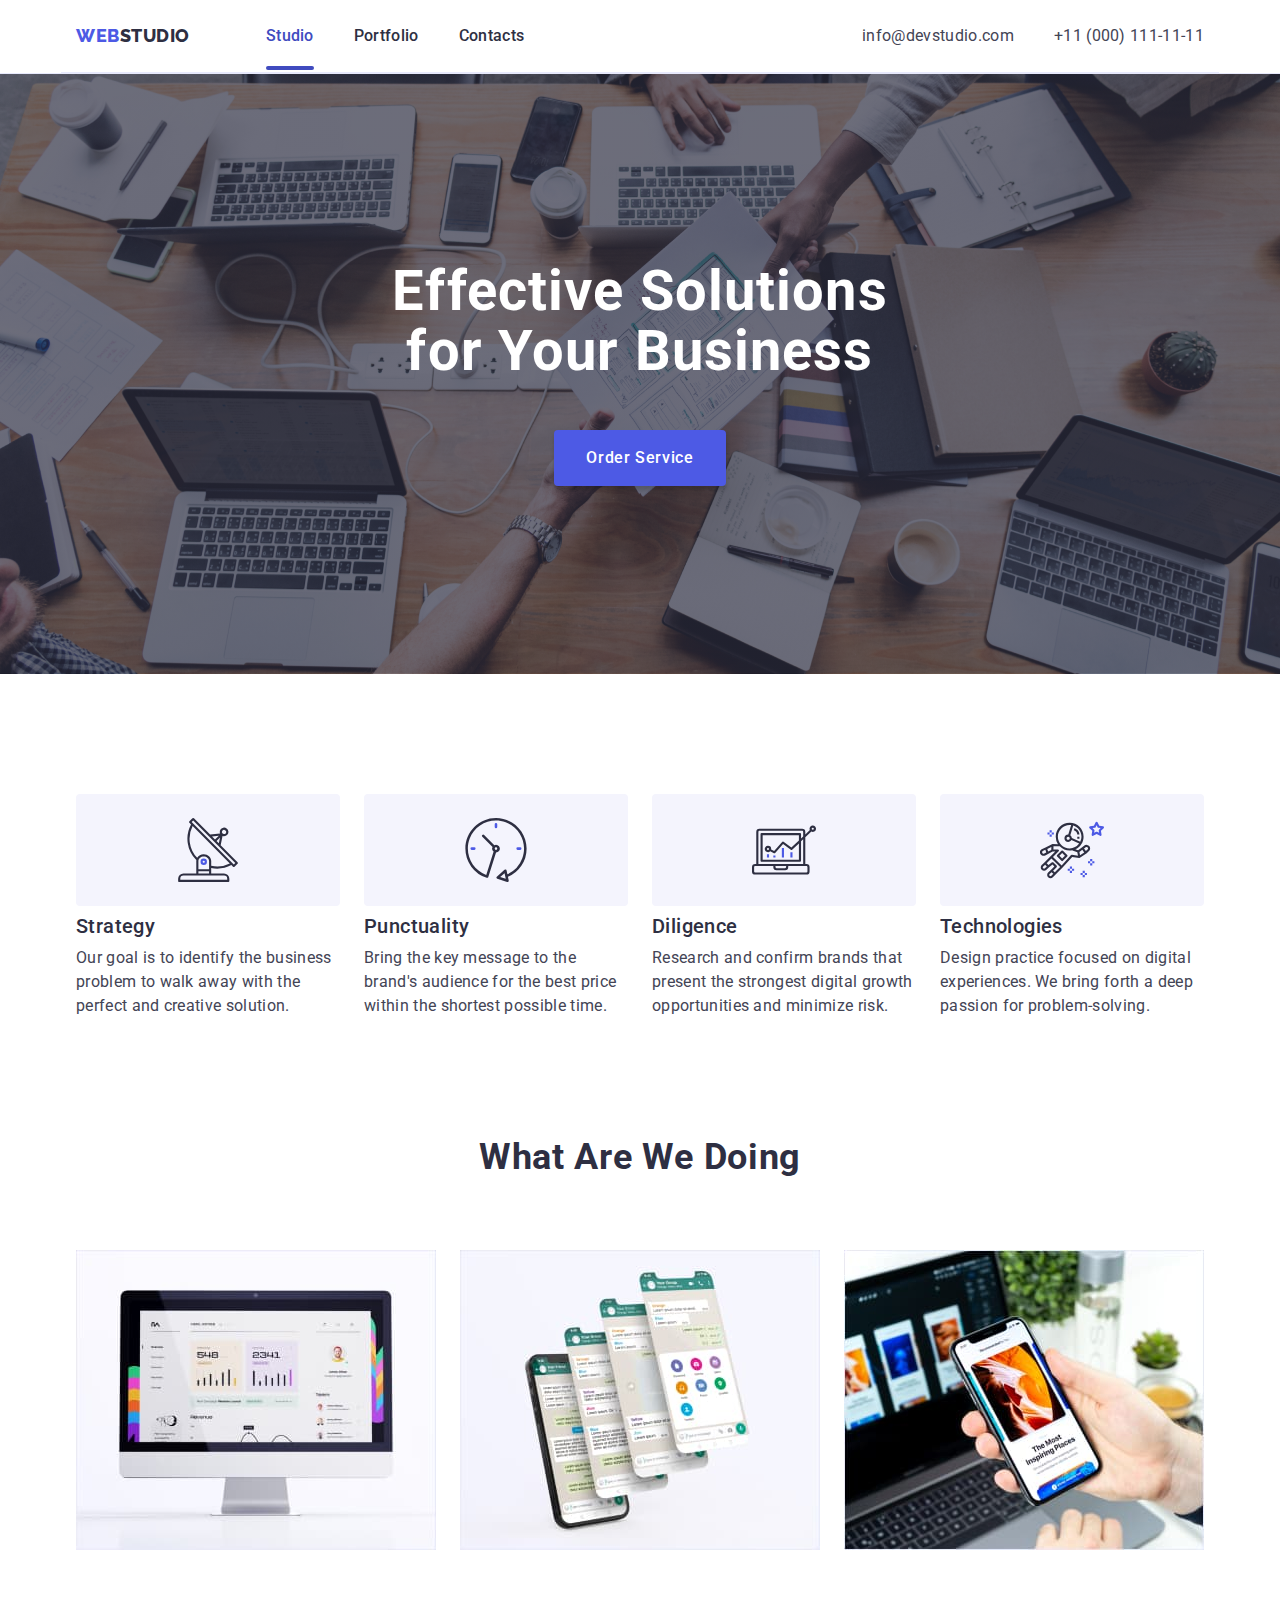
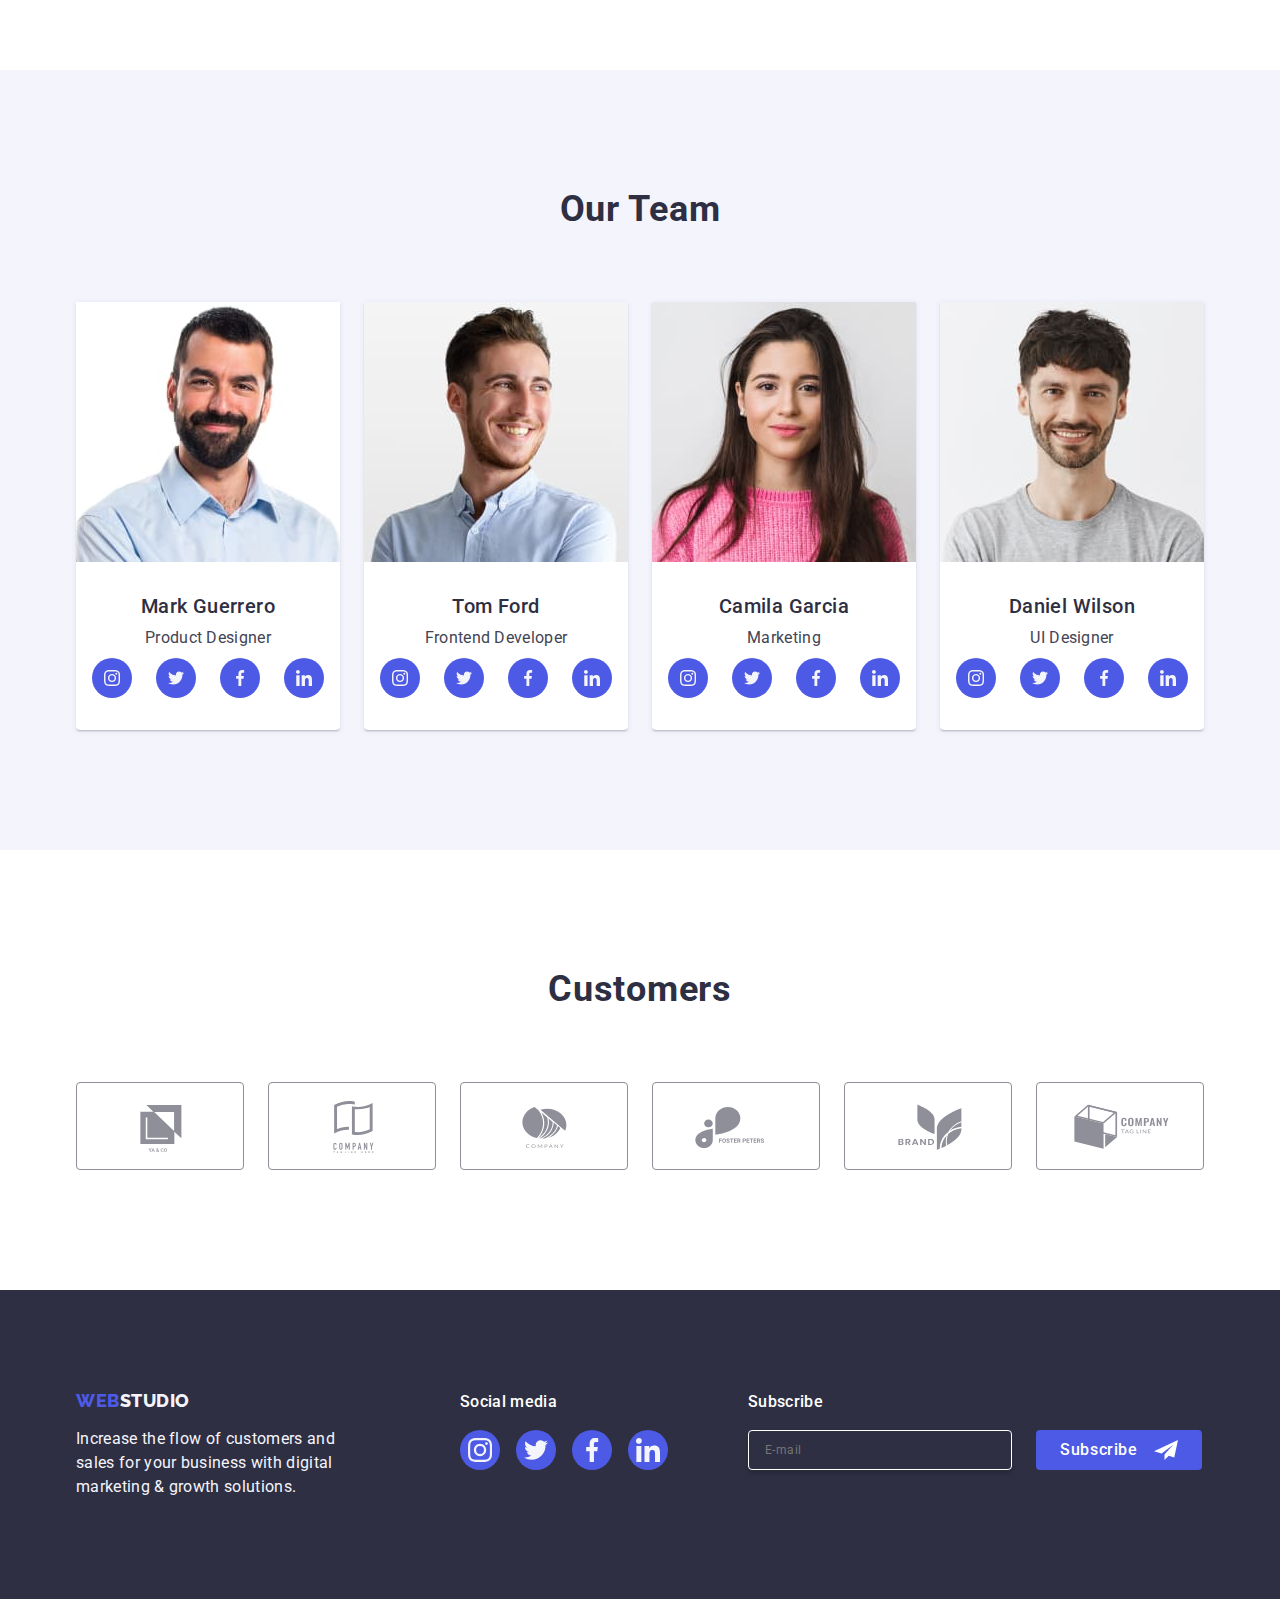
<file: index.html>
<!DOCTYPE html>
<html lang="en">
  <head>
    <meta charset="UTF-8" />
    <meta http-equiv="X-UA-Compatible" content="IE=edge" />
    <meta name="viewport" content="width=device-width, initial-scale=1.0" />
    <title>WebStudio</title>
    <link
      rel="stylesheet"
      href="https://cdnjs.cloudflare.com/ajax/libs/modern-normalize/2.0.0/modern-normalize.min.css"
    />
    <link rel="stylesheet" href="./css/styles.css" />
    <link rel="preconnect" href="https://fonts.googleapis.com" />
    <link rel="preconnect" href="https://fonts.gstatic.com" crossorigin />
    <link
      href="https://fonts.googleapis.com/css2?family=Raleway:wght@800&family=Roboto:wght@400;500;700;900&display=swap"
      rel="stylesheet"
    />
  </head>
  <body>
    <header class="header">
      <div class="hdr-container container">
        <nav class="nav-menu">
          <a href="./index.html" class="web link"
            >Web<span class="studio link">Studio</span></a
          >
          <ul class="nav-menu-list">
            <li>
              <a class="nav-menu-item current link" href="./index.html">Studio</a>
            </li>
            <li>
              <a class="nav-menu-item link" href="./portfolio.html"
                >Portfolio</a
              >
            </li>
            <li><a class="nav-menu-item link" href="">Contacts</a></li>
          </ul>
        </nav>
        <address class="address">
          <ul class="address-item link">
            <li>
              <a class="reference link" href="mailto:info@devstudio.com"
                >info@devstudio.com</a
              >
            </li>
            <li>
              <a class="reference link" href="tel:+110001111111"
                >+11 (000) 111-11-11</a
              >
            </li>
          </ul>
        </address>
      </div>
    </header>
    <main>
      <section class="hero-section">
        <div class="hero-container container">
          <h1 class="hero-title">Effective Solutions for Your Business</h1>
          <button class="hero-btn" type="button" data-modal-open>Order Service</button>
        </div>
      </section>
      <section class="features-section">
        <div class="features container">
          <h2 class="top visually-hidden">Features</h2>
          <ul class="features-list list">
            <li class="features-item">
              <div class="features-div">
              <svg class="features-icon" width="64" height="64">
                <use href="./images/icons.svg#icon-antenna"></use>
              </svg></div>
              <h3 class="features-subtitle">Strategy</h3>
              <p class="filter-text">
                Our goal is to identify the business problem to walk away with
                the perfect and creative solution.
              </p>
            </li>
            <li class="features-item">
              <div class="features-div">
              <svg class="features-icon" width="64" height="64">
                <use href="./images/icons.svg#icon-clock"></use>
              </svg></div>
              <h3 class="features-subtitle">Punctuality</h3>
              <p class="filter-text">
                Bring the key message to the brand's audience for the best price
                within the shortest possible time.
              </p>
            </li>
            <li class="features-item">
              <div class="features-div">
              <svg class="features-icon" width="64" height="64">
                <use href="./images/icons.svg#icon-diagram"></use>
              </svg></div>
              <h3 class="features-subtitle">Diligence</h3>
              <p class="filter-text">
                Research and confirm brands that present the strongest digital
                growth opportunities and minimize risk.
              </p>
            </li>
            <li class="features-item">
              <div class="features-div">
              <svg class="features-icon" width="64" height="64">
                <use href="./images/icons.svg#icon-astronaut"></use>
              </svg></div>
              <h3 class="features-subtitle">Technologies</h3>
              <p class="filter-text">
                Design practice focused on digital experiences. We bring forth a
                deep passion for problem-solving.
              </p>
            </li>
          </ul>
        </div>
      </section>
      <section class="features-section-two">
        <div class="container">
          <h2 class="sub-hdr">What are we doing</h2>
          <ul class="sub-list list">
            <li class="sub-list-item">
              <img src="./images/display.jpg" alt="display" width="360" />
            </li>
            <li class="sub-list-item">
              <img
                src="./images/screen-protector.jpg"
                alt="screen-protector"
                width="360"
              />
            </li>
            <li class="sub-list-item">
              <img src="./images/phone.jpg" alt="phone" width="360" />
            </li>
          </ul>
        </div>
      </section>
      <section class="features-section-three">
        <div class="container">
          <h2 class="sub-hdr">Our Team</h2>
          <ul class="sub-hdr-list list">
            <li class="list-bg">
              <img
                src="./images/team-mbr-1.jpg"
                alt="team-member-1"
                width="264"
              />
              <div class="member-card">
                <h3 class="subtitle">Mark Guerrero</h3>
                <p class="text">Product Designer</p>
                <ul class="social-media-team list">
                  <li class="team-icon">
                    <a href="" class="social-media-icons">
                  <svg class="icon" width="16" height="16">
                  <use href="./images/icons.svg#icon-instagram"></use>
                  </svg></a></li>
                  <li class="team-icon">
                    <a href="" class="social-media-icons">
                  <svg class="icon" width="16" height="16">
                    <use href="./images/icons.svg#icon-twitter"></use>
                    </svg></a></li>
                    <li class="team-icon">
                      <a href="" class="social-media-icons">
                    <svg class="icon" width="16" height="16">
                      <use href="./images/icons.svg#icon-facebook"></use>
                      </svg></a></li>
                      <li class="team-icon">
                        <a href="" class="social-media-icons">
                    <svg class="icon" width="16" height="16">
                        <use href="./images/icons.svg#icon-linkedin"></use>
                        </svg></a></li>
                </ul>
              </div>
            </li>
            <li class="list-bg">
              <img
                src="./images/team-mbr-2.jpg"
                alt="team-member-2"
                width="264"
              />
              <div class="member-card">
                <h3 class="subtitle">Tom Ford</h3>
                <p class="text">Frontend Developer</p>
                <ul class="social-media-team list">
                  <li class="team-icon">
                    <a href="" class="social-media-icons">
                  <svg class="icon" width="16" height="16">
                  <use href="./images/icons.svg#icon-instagram"></use>
                  </svg></a></li>
                  <li class="team-icon">
                    <a href="" class="social-media-icons">
                  <svg class="icon" width="16" height="16">
                    <use href="./images/icons.svg#icon-twitter"></use>
                    </svg></a></li>
                    <li class="team-icon">
                      <a href="" class="social-media-icons">
                    <svg class="icon" width="16" height="16">
                      <use href="./images/icons.svg#icon-facebook"></use>
                      </svg></a></li>
                      <li class="team-icon">
                        <a href="" class="social-media-icons">
                    <svg class="icon" width="16" height="16">
                        <use href="./images/icons.svg#icon-linkedin"></use>
                        </svg></a></li>
                </ul>
              </div>
            </li>
            <li class="list-bg">
              <img
                src="./images/team-mbr-3.jpg"
                alt="team-member-3"
                width="264"
              />
              <div class="member-card">
                <h3 class="subtitle">Camila Garcia</h3>
                <p class="text">Marketing</p>
                <ul class="social-media-team list">
                  <li class="team-icon">
                    <a href="" class="social-media-icons">
                  <svg class="icon" width="16" height="16">
                  <use href="./images/icons.svg#icon-instagram"></use>
                  </svg></a></li>
                  <li class="team-icon">
                    <a href="" class="social-media-icons">
                  <svg class="icon" width="16" height="16">
                    <use href="./images/icons.svg#icon-twitter"></use>
                    </svg></a></li>
                    <li class="team-icon">
                      <a href="" class="social-media-icons">
                    <svg class="icon" width="16" height="16">
                      <use href="./images/icons.svg#icon-facebook"></use>
                      </svg></a></li>
                      <li class="team-icon">
                        <a href="" class="social-media-icons">
                    <svg class="icon" width="16" height="16">
                        <use href="./images/icons.svg#icon-linkedin"></use>
                        </svg></a></li>
                </ul>
              </div>
            </li>
            <li class="list-bg">
              <img
                src="./images/team-mbr-4.jpg"
                alt="team-member-4"
                width="264"
              />
              <div class="member-card">
                <h3 class="subtitle">Daniel Wilson</h3>
                <p class="text">UI Designer</p>
                <ul class="social-media-team list">
                  <li class="team-icon">
                    <a href="" class="social-media-icons">
                  <svg class="icon" width="16" height="16">
                  <use href="./images/icons.svg#icon-instagram"></use>
                  </svg></a></li>
                  <li class="team-icon">
                    <a href="" class="social-media-icons">
                  <svg class="icon" width="16" height="16">
                    <use href="./images/icons.svg#icon-twitter"></use>
                    </svg></a></li>
                    <li class="team-icon">
                      <a href="" class="social-media-icons">
                    <svg class="icon" width="16" height="16">
                      <use href="./images/icons.svg#icon-facebook"></use>
                      </svg></a></li>
                      <li class="team-icon">
                        <a href="" class="social-media-icons">
                    <svg class="icon" width="16" height="16">
                        <use href="./images/icons.svg#icon-linkedin"></use>
                        </svg></a></li>
                </ul>
              </div>
            </li>
          </ul>
        </div>
      </section>
      <section class="features-section-four">
        <div class="container">
          <h2 class="sub-hdr">Customers</h2>
          <ul class="customers-list list">
            <li class="customers-list-item">
              <a href="" class="customers-list-icon">
              <svg class="customers-icon" width="104" height="56">
                <use href="./images/icons.svg#icon-logo-1"></use>
              </svg></a>
            </li>
            <li class="customers-list-item">
              <a href="" class="customers-list-icon">
              <svg class="customers-icon" width="104" height="56">
                <use href="./images/icons.svg#icon-logo-2"></use>
              </svg></a>
            </li>
            <li class="customers-list-item">
              <a href="" class="customers-list-icon">
              <svg class="customers-icon" width="104" height="56">
                <use href="./images/icons.svg#icon-logo-3"></use>
              </svg></a>
            </li>
            <li class="customers-list-item">
              <a href="" class="customers-list-icon">
              <svg class="customers-icon" width="104" height="56">
                <use href="./images/icons.svg#icon-logo-4"></use>
              </svg></a>
            </li>
            <li class="customers-list-item">
              <a href="" class="customers-list-icon">
              <svg class="customers-icon" width="104" height="56">
                <use href="./images/icons.svg#icon-logo-5"></use>
              </svg></a>
            </li>
            <li class="customers-list-item">
              <a href="" class="customers-list-icon">
              <svg class="customers-icon" width="104" height="56">
                <use href="./images/icons.svg#icon-logo-6"></use>
              </svg></a>
            </li>
          </ul>
        </div>
      </section>
    </main>
    <footer class="ftr ">
      <div class="footer-container container">
      <div class="footer-wrapper">
        <a href="./index.html" class="footer-web link"
          >Web<span class="footer link">Studio</span></a
        >
        <p class="footer-text">
          Increase the flow of customers and sales for your business with
          digital marketing & growth solutions.
        </p>
      </div>
      <div>
        <p class="social-media-text">Social media</p>
        <ul class="ftr-social-media list">
          <li class="ftr-icon-list">
            <a href="" class="ftr-icon-item">
          <svg class="ftr-icon" width="24" height="24">
          <use href="./images/icons.svg#icon-instagram"></use>
          </svg></a></li>
          <li class="ftr-icon-list">
            <a href="" class="ftr-icon-item">
          <svg class="ftr-icon" width="24" height="24">
            <use href="./images/icons.svg#icon-twitter"></use>
            </svg></a></li>
            <li class="ftr-icon-list">
              <a href="" class="ftr-icon-item">
            <svg class="ftr-icon" width="24" height="24">
              <use href="./images/icons.svg#icon-facebook"></use>
              </svg></a></li>
            <li class="ftr-icon-list">
              <a href="" class="ftr-icon-item">
            <svg class="ftr-icon" width="24" height="24">
                <use href="./images/icons.svg#icon-linkedin"></use>
                </svg></a></li>
        </ul>
      </div>
      <div class="footer-form">
        <p class="subscribe-text">Subscribe</p>
        <form class="form">
          <label class="form-label">
            <input class="form-email" type="email" name="form-email" placeholder="E-mail" /></label>
            <button class="subscribe-button" type="submit">Subscribe
              <svg class="subscribe-icon" width="24" height="24">
                <use href="./images/icons.svg#icon-letter"></use>
                </svg>
            </button>
        </form>
      </div></div>
    </footer>
    <div class="backdrop is-hidden" data-modal>
      <div class="modal">
        <button class="modal-btn" type="button" data-modal-close>
          <svg class="modal-btn-icon" width="8" height="8">
            <use href="./images/icons.svg#icon-x"></use>
          </svg>
        </button>
    
    <p class="modal-caption">Leave your contacts and we will call you back</p>
    <form class="modal-form">
      <div class="modal-form-text">
      <label class="modal-label" for="user-name">Name </label>
      <div class="modal-text-field">
        <input class="modal-name-text" name="user-name" type="text" id="user-name" />
        <svg class="modal-form-icon" width="18" height="24">
          <use href="./images/icons.svg#icon-name"></use>
          </svg>
     </div>
      </div>
      <div class="modal-form-text">
      <label class="modal-label" for="phone">Phone</label>
      <div class="modal-text-field">
        <input class="modal-name-text" name="user-name" type="text" id="phone" />
        <svg class="modal-form-icon" width="18" height="24">
          <use href="./images/icons.svg#icon-telephone"></use>
          </svg>
          
      </div></div> 
      <div class="modal-form-text">
      <label class="modal-label" for="email">Email</label>
        <div class="modal-text-field">
          <input class="modal-name-text" name="user-name" type="text" id="email" /> 
        <svg class="modal-form-icon" width="18" height="24">
          <use href="./images/icons.svg#icon-email"></use>
          </svg>
      </div></div>
      <div class="modal-textarea">
      <label class="modal-label" for="user-comment">Comment</label>
        <textarea class="modal-field" id="user-comment" name="user-comment" placeholder="Text input" rows="6"></textarea>
      </div>
      <div class="modal-form-agreement">
        <input class="visually-hidden checkbox" type="checkbox" id="user-privacy" name="user-privacy" value="true" />
        <label for="user-privacy" class="modal-form-desc" ><span class="checkbox-icon">  
              <svg class="checkbox-policy-icon" width="10" height="8">
              <use href="./images/icons.svg#icon-checkmark"></use>
              </svg></span>
            I accept the terms and conditions of the
          <a class="privacy-policy" href="" target="_blank" rel="noopener noreferrer">Privacy Policy</a>  
             </label>
       </div>
      <button class="send-button" type="submit">Send</button>
        </form>
  </div>
  </div>
  <script src="./js/modal.js"></script>
  </body>
</html>
</file>
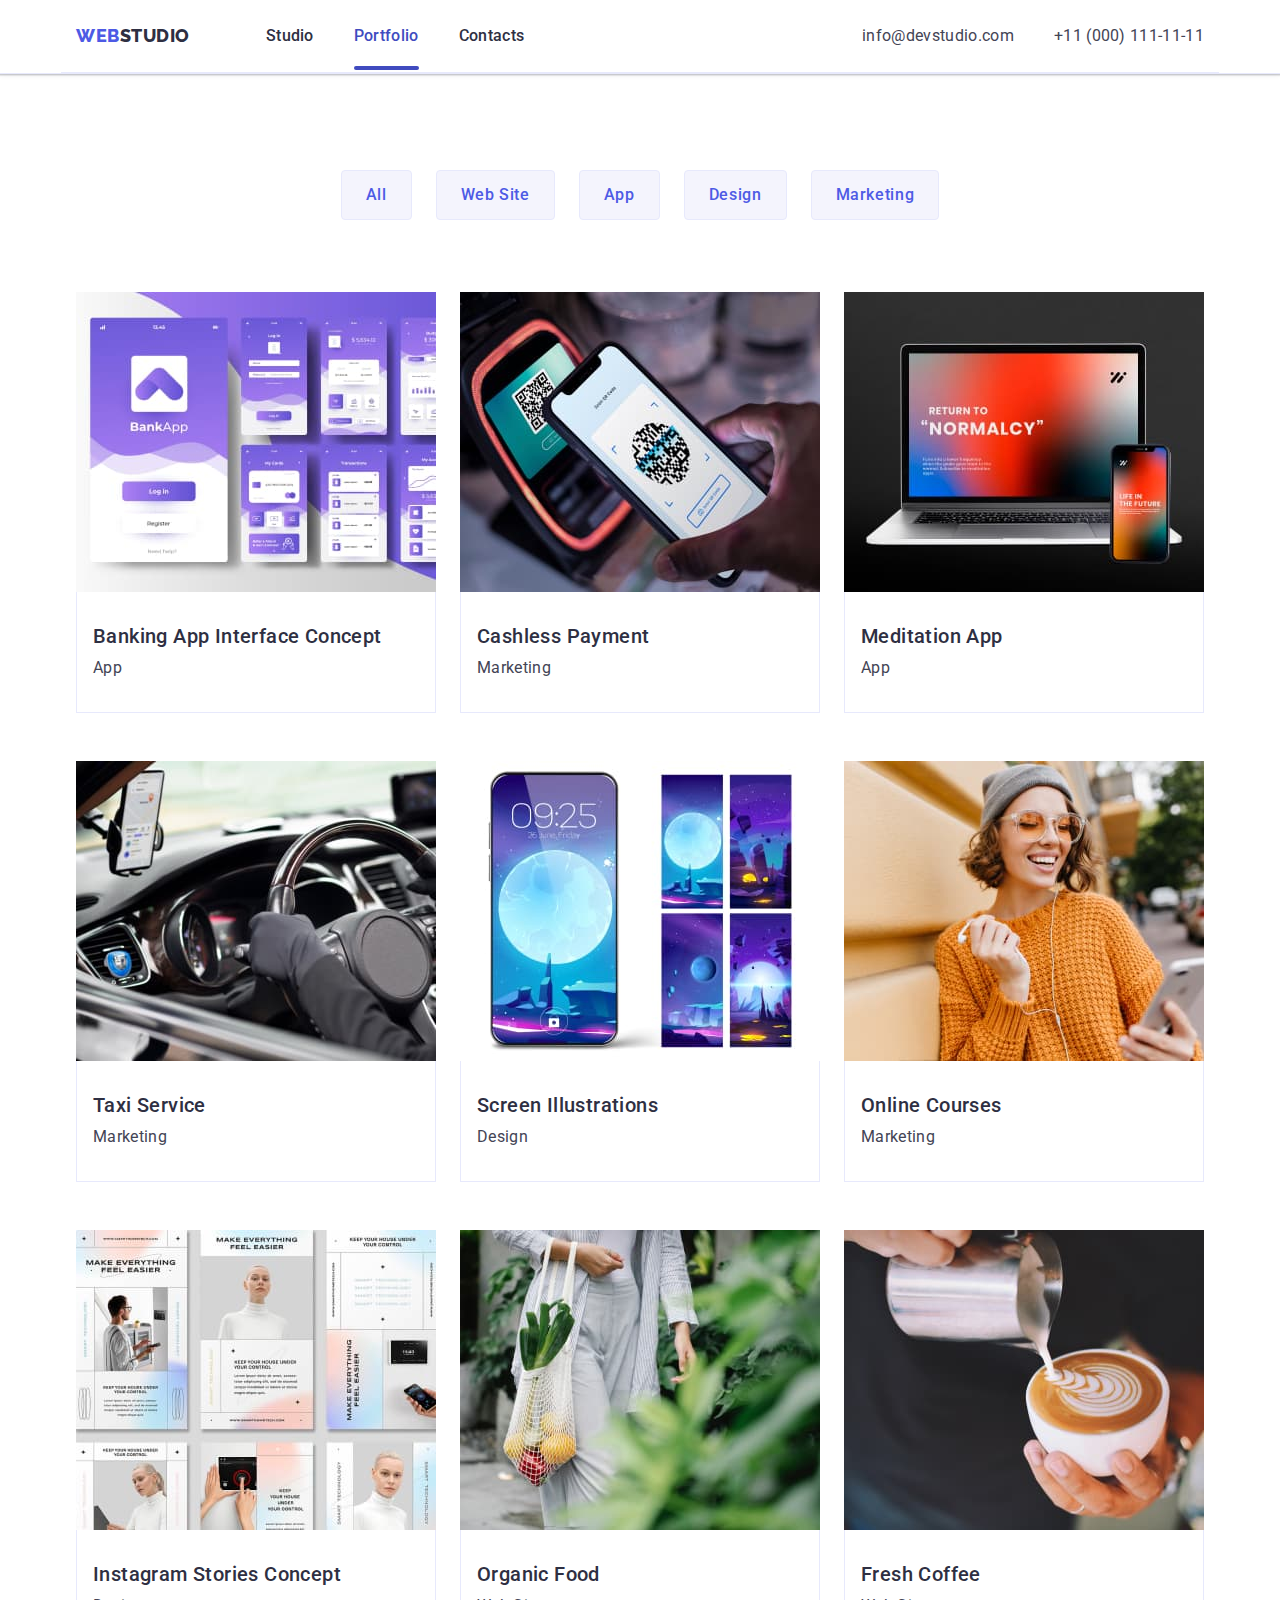
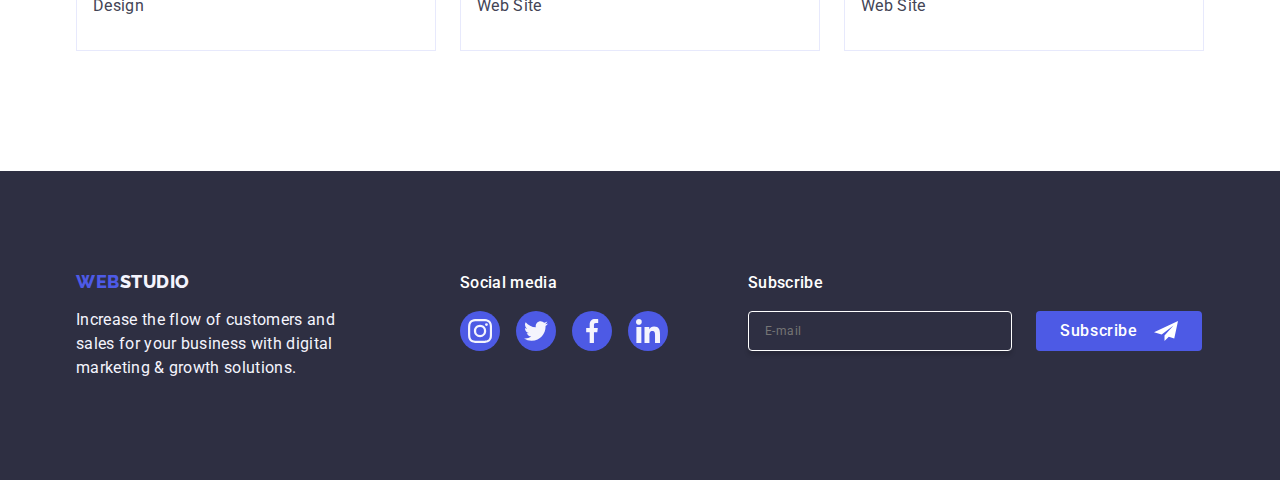
<file: portfolio.html>
<!DOCTYPE html>
<html lang="en">
  <head>
    <meta charset="UTF-8" />
    <meta name="viewport" content="width=device-width, initial-scale=1.0" />
    <title>WebStudio</title>
    <link
      rel="stylesheet"
      href="https://cdnjs.cloudflare.com/ajax/libs/modern-normalize/2.0.0/modern-normalize.min.css"
    />
    <link rel="stylesheet" href="./css/styles.css" />
    <link rel="preconnect" href="https://fonts.googleapis.com" />
    <link rel="preconnect" href="https://fonts.gstatic.com" crossorigin />
    <link
      href="https://fonts.googleapis.com/css2?family=Raleway:wght@800&family=Roboto:wght@400;500;700;900&display=swap"
      rel="stylesheet"
    />
  </head>
  <body>
    <header class="header">
      <div class="hdr-container container">
        <nav class="nav-menu">
          <a href="./index.html" class="web link"
            >Web<span class="studio link">Studio</span></a
          >
          <ul class="nav-menu-list">
            <li>
              <a class="nav-menu-item link" href="./index.html">Studio</a>
            </li>
            <li>
              <a class="nav-menu-item current link " href="./portfolio.html"
                >Portfolio</a
              >
            </li>
            <li><a class="nav-menu-item link" href="">Contacts</a></li>
          </ul>
        </nav>
        <address class="address">
          <ul class="address-item link">
            <li>
              <a class="reference link" href="mailto:info@devstudio.com"
                >info@devstudio.com</a
              >
            </li>
            <li>
              <a class="reference link" href="tel:+110001111111"
                >+11 (000) 111-11-11</a
              >
            </li>
          </ul>
        </address>
      </div>
    </header>
    <main>
      <section class="filter-section">
        <div class="container">
          <h1 class="visually-hidden">Default</h1>
          <ul class="filter-list list">
            <li>
              <button class="filter-btn" type="button">All</button>
            </li>
            <li>
              <button class="filter-btn" type="button">Web Site</button>
            </li>
            <li>
              <button class="filter-btn" type="button">App</button>
            </li>
            <li>
              <button class="filter-btn" type="button">Design</button>
            </li>
            <li>
              <button class="filter-btn" type="button">Marketing</button>
            </li>
          </ul>
          <ul class="card-set list">
            <li class="filter-item">
              <a class="filter-item-wrapper link" href="">
                <div class="overlay">
                  <img src="./images/app-1.jpg" alt="bankapp image" width="360" />
                  <p class="overlay-text">
                    14 Stylish and User-Friendly App Design Concepts · Task Manager App · Calorie Tracker App · Exotic Fruit Ecommerce App · Cloud Storage App
                  </p>
                </div>
                <div class="filter-item-text">
                  <h2 class="filter-subtitle">Banking App Interface Concept</h2>
                  <p class="filter-text">App</p>
                </div></a
              >
            </li>
            <li class="filter-item">
              <a class="filter-item-wrapper link" href="">
                <div class="overlay">
                <img
                  src="./images/marketing-1.jpg"
                  alt="phone payment"
                  width="360"
                />
                  <p class="overlay-text">
                    14 Stylish and User-Friendly App Design Concepts · Task Manager App · Calorie Tracker App · Exotic Fruit Ecommerce App · Cloud Storage App
                  </p>
                </div>
                <div class="filter-item-text">
                  <h2 class="filter-subtitle">Cashless Payment</h2>
                  <p class="filter-text">Marketing</p>
                </div></a
              >
            </li>
            <li class="filter-item">
              <a class="filter-item-wrapper link" href="">
                <div class="overlay">
                <img
                  src="./images/app-2.jpg"
                  alt="laptop with phone"
                  width="360"
                />
                  <p class="overlay-text">
                    14 Stylish and User-Friendly App Design Concepts · Task Manager App · Calorie Tracker App · Exotic Fruit Ecommerce App · Cloud Storage App
                  </p>
                </div>
                <div class="filter-item-text">
                  <h2 class="filter-subtitle">Meditation App</h2>
                  <p class="filter-text">App</p>
                </div></a
              >
            </li>
            <li class="filter-item">
              <a class="filter-item-wrapper link" href="">
                <div class="overlay">
                <img
                  src="./images/marketing-2.jpg"
                  alt="driver at the wheel"
                  width="360"
                />
                  <p class="overlay-text">
                    14 Stylish and User-Friendly App Design Concepts · Task Manager App · Calorie Tracker App · Exotic Fruit Ecommerce App · Cloud Storage App
                  </p>
                </div>
                <div class="filter-item-text">
                  <h2 class="filter-subtitle">Taxi Service</h2>
                  <p class="filter-text">Marketing</p>
                </div></a
              >
            </li>
            <li class="filter-item">
              <a class="filter-item-wrapper link" href="">
                <div class="overlay">
                <img
                  src="./images/design-1.jpg"
                  alt="phone screen"
                  width="360"
                />
                  <p class="overlay-text">
                    14 Stylish and User-Friendly App Design Concepts · Task Manager App · Calorie Tracker App · Exotic Fruit Ecommerce App · Cloud Storage App
                  </p>
                </div>
                <div class="filter-item-text">
                  <h2 class="filter-subtitle">Screen Illustrations</h2>
                  <p class="filter-text">Design</p>
                </div></a
              >
            </li>
            <li class="filter-item">
              <a class="filter-item-wrapper link" href="">
                <div class="overlay">
                  <img
                  src="./images/marketing-3.jpg"
                  alt="woman with phone"
                  width="360"
                />
                  <p class="overlay-text">
                    14 Stylish and User-Friendly App Design Concepts · Task Manager App · Calorie Tracker App · Exotic Fruit Ecommerce App · Cloud Storage App
                  </p>
                </div>
                <div class="filter-item-text">
                  <h2 class="filter-subtitle">Online Courses</h2>
                  <p class="filter-text">Marketing</p>
                </div></a
              >
            </li>
            <li class="filter-item">
              <a class="filter-item-wrapper link" href="">
                <div class="overlay">
                  <img
                  src="./images/design-2.jpg"
                  alt="instagram screenshots"
                  width="360"
                />
                  <p class="overlay-text">
                    14 Stylish and User-Friendly App Design Concepts · Task Manager App · Calorie Tracker App · Exotic Fruit Ecommerce App · Cloud Storage App
                  </p>
                </div>
                <div class="filter-item-text">
                  <h2 class="filter-subtitle">Instagram Stories Concept</h2>
                  <p class="filter-text">Design</p>
                </div></a
              >
            </li>
            <li class="filter-item">
              <a class="filter-item-wrapper link" href="">
                <div class="overlay">
                  <img
                  src="./images/web-site-1.jpg"
                  alt="woman with bag"
                  width="360"
                />
                  <p class="overlay-text">
                    14 Stylish and User-Friendly App Design Concepts · Task Manager App · Calorie Tracker App · Exotic Fruit Ecommerce App · Cloud Storage App
                  </p>
                </div>
                <div class="filter-item-text">
                  <h2 class="filter-subtitle">Organic Food</h2>
                  <p class="filter-text">Web Site</p>
                </div></a
              >
            </li>
            <li class="filter-item">
              <a class="link filter-item-wrapper" href="">
                <div class="overlay">
                  <img
                  src="./images/web-site-2.jpg"
                  alt="coffee with milk"
                  width="360"
                />
                  <p class="overlay-text">
                    14 Stylish and User-Friendly App Design Concepts · Task Manager App · Calorie Tracker App · Exotic Fruit Ecommerce App · Cloud Storage App
                  </p>
                </div>
                <div class="filter-item-text">
                  <h2 class="filter-subtitle">Fresh Coffee</h2>
                  <p class="filter-text">Web Site</p>
                </div></a
              >
            </li>
          </ul>
        </div>
      </section>
    </main>
    <footer class="ftr ">
      <div class="footer-container container">
      <div class="footer-wrapper">
        <a href="./index.html" class="footer-web link"
          >Web<span class="footer link">Studio</span></a
        >
        <p class="footer-text">
          Increase the flow of customers and sales for your business with
          digital marketing & growth solutions.
        </p>
      </div>
      <div>
        <p class="social-media-text">Social media</p>
        <ul class="ftr-social-media list">
          <li class="ftr-icon-list">
            <a href="" class="ftr-icon-item">
          <svg class="ftr-icon" width="24" height="24">
          <use href="./images/icons.svg#icon-instagram"></use>
          </svg></a></li>
          <li class="ftr-icon-list">
            <a href="" class="ftr-icon-item">
          <svg class="ftr-icon" width="24" height="24">
            <use href="./images/icons.svg#icon-twitter"></use>
            </svg></a></li>
            <li class="ftr-icon-list">
              <a href="" class="ftr-icon-item">
            <svg class="ftr-icon" width="24" height="24">
              <use href="./images/icons.svg#icon-facebook"></use>
              </svg></a></li>
            <li class="ftr-icon-list">
              <a href="" class="ftr-icon-item">
            <svg class="ftr-icon" width="24" height="24">
                <use href="./images/icons.svg#icon-linkedin"></use>
                </svg></a></li>
        </ul>
      </div>
      <div class="footer-form">
        <p class="subscribe-text">Subscribe</p>
        <form class="form">
          <label class="form-label">
            <input class="form-email" type="email" name="form-email" placeholder="E-mail" /></label>
            <button class="subscribe-button" type="submit">Subscribe
              <svg class="subscribe-icon" width="24" height="24">
                <use href="./images/icons.svg#icon-letter"></use>
                </svg>
            </button>
        </form>
      </div></div>
    </footer>
  </body>
</html>
</file>
<file: css/styles.css>
:root {
  --ftr-bg: #2e2f42;
  --light: #ffffff;
  --navy-blue: #2e2f42;
  --blue: #4d5ae5;
  --whitish: #f4f4fd;
  --whiteblue: #8e8f99;
  --lightblue: #404bbf;
}
*,
*::before,
*::after {
  box-sizing: border-box;
}
.container {
  width: 1158px;
  margin: 0 auto;
  padding: 0 15px 0 15px;
}
body {
  display: flex;
  flex-direction: column;
  font-family: "Roboto", sans-serif;
  background-color: var(--light);
  color: #434455;
  min-height: 100vh;
}
h1,
h2,
h3,
p,
ul {
  margin: 0;
  padding-left: 0;
}
main {
  flex-grow: 1;
}
img {
  display: block;
}
.link {
  text-decoration: none;
}
.header {
  box-shadow: 0px 2px 1px rgba(46, 47, 66, 0.08),
    0px 1px 1px rgba(46, 47, 66, 0.16), 0px 1px 6px rgba(46, 47, 66, 0.08);
  border-bottom: 1px solid #e7e9fc;
}
.hdr-container {
  display: flex;
  justify-content: space-between;
  border-bottom: 1px solid #e7e9fc;
}
.visually-hidden {
  position: absolute;
  width: 1px;
  height: 1px;
  margin: -1px;
  border: 0;
  padding: 0;
  white-space: nowrap;
  clip-path: inset(100%);
  clip: rect(0 0 0 0);
  overflow: hidden;
}
.web {
  color: var(--blue);
  font-family: Raleway, sans-serif;
  font-size: 18px;
  font-weight: 800;
  line-height: 1.17;
  letter-spacing: 0.03em;
  text-transform: uppercase;
  margin-right: 76px;
}
.studio {
  color: var(--navy-blue);
}
.address-item {
  display: flex;
  justify-content: flex-end;
  list-style: none;
  gap: 40px;
}
.nav-menu {
  display: flex;
  align-items: center;
}
.nav-menu-item {
  position: relative;
  color: #2E2F42;
  font-size: 16px;
  font-weight: 500;
  line-height: 1.5;
  letter-spacing: 0.02em;
  padding: 24px 0 24px;
  transition: color 250ms cubic-bezier(0.4, 0, 0.2, 1);
}
.nav-menu-item:hover {
  color: #404bbf;
}
.nav-menu-item.current {
  color: #404bbf;
}
.nav-menu-item.current::after {
 background-color: #404bbf;
 content: "";
  position: absolute;
  bottom: 0;
  left: 0;
  display: block;
  bottom: -1px;
  border-radius: 2px;
  width: 100%;
  height: 4px;
}
.nav-menu:hover, .nav-menu:focus {
  color: #404bbf;
}
.nav-menu-list {
  position: relative;
  display: flex;
  gap: 40px;
  list-style: none;
}
.nav-menu-list:last-child {
  margin-right: 0;
}
.reference {
  color: #434455;
  font-size: 16px;
  font-weight: 400;
  line-height: 1.5;
  letter-spacing: 0.02em;
  transition: color 250ms cubic-bezier(0.4, 0, 0.2, 1);
}
.reference:hover, .reference:focus {
  color: #404bbf;
}
.address {
  font-style: normal;
  padding: 24px 0 24px;
}
.hero-container {
  display: flex;
  flex-direction: column;
  align-items: center;
  justify-content: center;
  gap: 48px;
}
.hero-title {
  color: var(--light);
  font-size: 56px;
  font-weight: 700;
  line-height: 1.07;
  letter-spacing: 0.02em;
  text-align: center;
  max-width: 496px;
}
.sub-hdr-list {
  display: flex;
  gap: 24px;
}
.hero-section {
  background-color: var(--ftr-bg);
  padding: 188px 0;
  background-image: linear-gradient(
      rgba(46, 47, 66, 0.7),
      rgba(46, 47, 66, 0.7)
    ),
    url(../images/office.jpg);
  background-repeat: no-repeat;
  background-size: cover;
  background-position: center;
  max-width: 1440px;
  margin: 0 auto;
}
.hero-btn {
  display: block;
  color: var(--light);
  font-family: "Roboto", sans-serif;
  font-weight: 500;
  font-size: 16px;
  line-height: 1.5;
  letter-spacing: 0.04em;
  background-color: #4d5ae5;
  cursor: pointer;
  padding: 16px 32px;
  border-radius: 4px;
  box-shadow: 0px 4px 4px 0px rgba(0, 0, 0, 0.15);
  min-width: 169px;
  height: 56px;
  border: none;
  transition: background-color 250ms cubic-bezier(0.4, 0, 0.2, 1);
}
.hero-btn:hover, .hero-btn:focus {
  background-color: #404bbf;
}
.features-section {
  padding: 120px 0;
}
.features-section-two {
  padding-bottom: 120px;
}
.features-section-three {
  background: #f4f4fd;
  padding: 120px 0;
}
.features-list {
  display: flex;
  gap: 24px;
}
.features-item {
  width: calc((100% - 72px) / 4);
}
.features-div {
  display: flex;
  justify-content: center;
  align-items: center;
  background-color: #f4f4fd;
  border-radius: 4px;
  margin-bottom: 8px;
  height: 112px;
}

.top {
  color: var(--ftr-bg);
  font-size: 36px;
  font-weight: 500;
  line-height: 1.11;
  text-transform: capitalize;
  letter-spacing: 0.02em;
}
.features {
  display: flex;
  margin: 0 auto;
  justify-content: space-evenly;
  align-items: center;
}
.sub-hdr {
  color: var(--ftr-bg);
  text-align: center;
  font-size: 36px;
  font-weight: 700;
  line-height: 1.11;
  letter-spacing: 0.02em;
  text-transform: capitalize;
  margin-bottom: 72px;
}
.sub-list-item {
  width: calc((100% - 48px) / 3);
}
.list {
  list-style: none;
  gap: 24px;
}
.sub-list {
  display: flex;
  align-items: center;
  gap: 24px;
}

.subtitle {
  color: var(--ftr-bg);
  font-size: 20px;
  font-weight: 500;
  line-height: 1.2;
  letter-spacing: 0.02em;
  margin-bottom: 8px;
  width: 264px;
  text-align: center;
}
.features-subtitle {
  color: var(--ftr-bg);
  font-size: 20px;
  font-weight: 500;
  line-height: 1.2;
  letter-spacing: 0.02em;
  margin-bottom: 8px;
  width: 264px;
}
.filter-subtitle {
  color: var(--ftr-bg);
  font-size: 20px;
  font-weight: 500;
  line-height: 1.2;
  letter-spacing: 0.02em;
  margin-bottom: 8px;
}
.filter-text {
  color: #434455;
  font-size: 16px;
  font-weight: 400;
  line-height: 1.5;
  letter-spacing: 0.02em;
  width: 264px;
}
.text {
  color: #434455;
  font-size: 16px;
  line-height: 1.5;
  letter-spacing: 0.02em;
  text-align: center;
  margin-bottom: 8px;
}
.filter-section {
  padding: 96px 0 120px 0;
}
.filter-btn {
  border: 1px solid #e7e9fc;
  font-family: "Roboto", sans-serif;
  background-color: #f4f4fd;
  color: var(--blue);
  font-size: 16px;
  font-weight: 500;
  line-height: 1.5;
  letter-spacing: 0.04em;
  cursor: pointer;
  border-radius: 4px;
  padding: 12px 24px;
  transition: color 250ms cubic-bezier(0.4, 0, 0.2, 1), background-color 250ms cubic-bezier(0.4, 0, 0.2, 1), border-color 250ms cubic-bezier(0.4, 0, 0.2, 1), box-shadow 250ms cubic-bezier(0.4, 0, 0.2, 1);
}
.filter-btn:hover, .filter-btn:focus {
  background-color: #404bbf;
  color: var(--light);
  border: 1px solid transparent;
  box-shadow: 0px 3px 1px rgba(0, 0, 0, 0.1), 0px 2px 1px rgba(0, 0, 0, 0.08), 0px 2px 2px rgba(0, 0, 0, 0.12);
}
.filter-item {
  width: calc((100% - 48px) / 3);
}

.filter-item a {
  transition: box-shadow 250ms cubic-bezier(0.4, 0, 0.2, 1);
}

.filter-item-wrapper {
  display: block;
  transition: box-shadow 250ms cubic-bezier(0.4, 0, 0.2, 1);
}
.filter-item-wrapper:hover, .filter-item-wrapper:focus {
  box-shadow: 0px 1px 6px rgba(46, 47, 66, 0.08), 0px 1px 1px rgba(46, 47, 66, 0.16), 0px 2px 1px rgba(46, 47, 66, 0.08);
}
.overlay {
  position: relative;
  overflow: hidden;
}
.overlay-text {
  position: absolute;
  top: 0;
  left: 0;
  padding: 40px 32px;
  height: 100%;
  width: 100%;
  background-color: #4d5ae5;
  color: var(--whitish);
  font-size: 16px;
  line-height: 1.5;
  letter-spacing: 0.02em;
  transform: translateY(100%);
  transition: transform 250ms cubic-bezier(0.4, 0, 0.2, 1);
}
.filter-item a:hover .overlay-text {
  transform: translateY(0%);
}
.filter-item a:focus .overlay-text {
  transform: translateY(0%);
}
.card-set {
  display: flex;
  flex-wrap: wrap;
  column-gap: 24px;
  row-gap: 48px;
}
.ftr {
  display: flex;
  background-color: var(--ftr-bg);
  padding: 100px 0;
}
.list-bg {
  background-color: var(--light);
  width: calc((100% - 72px) / 4);
  border-radius: 0px 0px 4px 4px;
  box-shadow: 0px 2px 1px 0px rgba(46, 47, 66, 0.08),
    0px 1px 1px 0px rgba(46, 47, 66, 0.16),
    0px 1px 6px 0px rgba(46, 47, 66, 0.08);
}
.member-card {
  padding: 32px 0;
}
.social-media-team {
  display: flex;
  justify-content: center;
  align-items: center;
  gap: 24px;
}
.social-media-icons {
  width: 100%;
  height: 100%;
  background-color: var(--blue);
  border-radius: 50%;
  display: flex;
  align-items: center;
  justify-content: center;
  transition: background-color 250ms cubic-bezier(0.4, 0, 0.2, 1);
}
.team-icon {
  width: 40px;
  height: 40px;
}
.icon {
  fill: var(--whitish);
}
.social-media-icons:hover, .social-media-icons:focus {
  background-color: #404bbf;
}
.features-section-four {
  padding-top: 120px;
  padding-bottom: 120px;
}
.customers-list {
  display: flex;
  gap: 24px;
}
.customers-icon {
  fill: currentColor;
}
.customers-list-item {
  width: calc((100% - 120px) / 6);
  height: 88px;
}
.customers-list-icon {
  width: 100%;
  height: 100%;
  border: 1px solid #8e8f99;
  border-radius: 4px;
  display: flex;
  align-items: center;
  justify-content: center;
  color: var(--whiteblue);
  transition: border-color 250ms cubic-bezier(0.4, 0, 0.2, 1),
    color 250ms cubic-bezier(0.4, 0, 0.2, 1);
}
.customers-list-icon:hover, .customers-list-icon:focus {
  border-color: #404bbf;
  color: #404bbf;
}
.filter-list {
  display: flex;
  justify-content: center;
  gap: 24px;
  margin-bottom: 72px;
}
.filter-item-text {
  padding: 32px 16px;
  border: 1px solid #e7e9fc;
  border-top: none;
}
.footer {
  color: #f4f4fd;
  font-family: Raleway, sans-serif;
  font-size: 18px;
  font-weight: 800;
  line-height: 1.17;
  letter-spacing: 0.03em;
  text-transform: uppercase;
  text-decoration: none;
}
.footer-text {
  color: var(--whitish);
  line-height: 1.5;
  letter-spacing: 0.02em;
  max-width: 264px;
}
.footer-web {
  position: relative;
  color: var(--blue);
  font-family: Raleway, sans-serif;
  font-size: 18px;
  font-weight: 800;
  line-height: 1.17;
  letter-spacing: 0.03em;
  text-transform: uppercase;
  display: inline-block;
  margin-bottom: 16px;
}
.social-media-text {
  color: #ffffff;
  font-size: 16px;
  font-weight: 500;
  line-height: 1.5;
  letter-spacing: 0.02em;
  margin-bottom: 16px;
}
.ftr-icon {
  fill: var(--whitish);
}

.footer-container {
  display: flex;
  align-items: baseline;
}
.footer-wrapper {
  margin-right: 120px;
}
.ftr-social-media {
  display: flex;
  gap: 16px;
}
.ftr-icon-list {
  width: 40px;
  height: 40px;
}
.ftr-icon-item {
  width: 100%;
  height: 100%;
  background-color: var(--blue);
  border-radius: 50%;
  display: flex;
  align-items: center;
  justify-content: center;
  transition: background-color 250ms cubic-bezier(0.4, 0, 0.2, 1);
}
.ftr-icon-item:hover,
.ftr-icon-item:focus {
  background-color: #31d0aa;
}
.subscribe-text {
  color: #ffffff;
  font-size: 16px;
  font-weight: 500;
  line-height: 1.5;
  letter-spacing: 0.02em;
  margin-bottom: 16px;
}
.form-email {
  width: 264px;
  height: 40px;
  border-radius: 4px;
border: 1px solid #FFF;
box-shadow: 0px 4px 4px 0px rgba(0, 0, 0, 0.15);
background-color: transparent;
padding-left: 16px;
color: #FFFFFF;
font-size: 12px;
font-weight: 400;
line-height: 1.5;
letter-spacing: 0.04em;
}
.form-label {
  display: inline-flex;
}
.footer-form {
  margin-left: 80px;
}
.subscribe-button {
  display: flex;
  padding: 8px 24px;
  min-width: 165px;
  justify-content: center;
  align-items: center;
  border: none;
  gap: 16px;
  border-radius: 4px;
  background-color: #4D5AE5;
  color: #ffffff;
  font-size: 16px;
  font-weight: 500;
  line-height: 1.5;
  letter-spacing: 0.04em;
  cursor: pointer;
}
.subscribe-icon {
  fill: #FFFFFF;
}
.backdrop {
  position: fixed;
  top: 0;
  left: 0;
  width: 100%;
  height: 100%;
  background-color: rgba(46, 47, 66, 0.4);
  transition: opacity 250ms cubic-bezier(0.4, 0, 0.2, 1),
    visibility 250ms cubic-bezier(0.4, 0, 0.2, 1);
}
.modal {
  position: absolute;
  padding: 72px 24px 24px;
  top: 50%;
  left: 50%;
  width: 408px;
  min-height: 584px;
  border-radius: 4px;
  background: #FCFCFC;
  box-shadow: 0px 2px 1px 0px rgba(0, 0, 0, 0.20), 0px 1px 3px 0px rgba(0, 0, 0, 0.12), 0px 1px 1px 0px rgba(0, 0, 0, 0.14);
  transform: translate(-50%, -50%) scale(1);
  transition: transform 250ms cubic-bezier(0.4, 0, 0.2, 1);
}
.modal-btn {
  position: absolute;
  top: 24px;
  right: 24px;
  width: 24px; 
  height: 24px;
  display: flex;
  align-items: center;
  justify-content: center;
 background-color: #E7E9FC;
 border-radius: 50%;
 border: 1px solid rgba(0, 0, 0, 0.1);
 padding: 0;
 cursor: pointer;
 transition: background-color 250ms cubic-bezier(0.4, 0, 0.2, 1), border 250ms cubic-bezier(0.4, 0, 0.2, 1);
}
.modal-btn:hover, .modal-btn:focus {
  background-color: #404bbf;
  border: none;
  fill: #ffffff;
}
.form {
  display: flex;
  gap: 24px
}
.modal-caption {
  margin-bottom: 16px;
  color: var(--navy-blue);
font-weight: 500;
text-align: center;
line-height: 1.5;
letter-spacing: 0.02em;
}
.modal-label {
  display: block;
  margin-bottom: 4px;
  color: var(--whiteblue);
  font-size: 12px;
font-weight: 400;
line-height: 1.17;
letter-spacing: 0.04em;
}
.modal-text-field {
  position: relative;
  border-radius: 4px;
}
.modal-text-field:active {
  border: 1px solid #4D5AE5;
}
.modal-field {
  border-radius: 4px;
  color: rgba(46, 47, 66, 0.4);
  border: 1px solid rgba(46, 47, 66, 0.40);
  width: 100%;
  background-color: transparent;
  height: 120px;
  font-size: 12px;
  font-weight: 400;
  line-height: 1.17;
  letter-spacing: 0.04em;
  resize: none;
  padding: 8px 16px;
  outline: transparent;
  transition: border-color 250ms cubic-bezier(0.4, 0, 0.2, 1);
}
.modal-field:focus {
  border-color: #4D5AE5;
}
.modal-form-text {
  margin-bottom: 8px;
}
.modal-name-text {
  width: 100%;
  height: 40px;
  border: 1px solid rgba(46, 47, 66, 0.4);
  border-radius: 4px;
  background-color: transparent;
  padding-left: 38px;
  outline: transparent;
  transition: border-color 250ms cubic-bezier(0.4, 0, 0.2, 1);
}
.modal-name-text:focus {
  border-color: #4D5AE5;
}
.modal-name-text:focus+.modal-form-icon {
  fill: #4D5AE5;
}
.modal-form-icon {
  position: absolute;
  left: 16px;
  top: 50%;
  transform: translateY(-50%);
  transition: fill 250ms cubic-bezier(0.4, 0, 0.2, 1);
  fill: #2E2F42;
}
.modal-textarea {
  margin-bottom: 16px;
}
.send-button {
  display: block;
  border-radius: 4px;
  margin: auto;
background-color: #4D5AE5;
box-shadow: 0px 4px 4px 0px rgba(0, 0, 0, 0.15);
color: #FFFFFF;
text-align: center;
font-weight: 500;
line-height: 1.5;
letter-spacing: 0.04em;
border: none;
min-width: 169px;
height: 56px;
cursor: pointer;
transition: background-color 250ms cubic-bezier(0.4, 0, 0.2, 1);
}
.send-button:hover,
.send-button:focus {
  background-color: #404bbf;
}
.modal-form-desc {
  display: block;
  color: var(--whiteblue);
font-size: 12px;
line-height: 1.17;
letter-spacing: 0.04em;
}
.checkbox-icon {
  display: inline-flex;
  align-items: center;
  justify-content: center;
  fill: transparent;
  width: 16px;
  height: 16px;
  border: 1px solid rgba(46, 47, 66, 0.4);
  border-radius: 2px;
  transition: background-color 250ms cubic-bezier(0.4, 0, 0.2, 1), border 250ms cubic-bezier(0.4, 0, 0.2, 1), fill 250ms cubic-bezier(0.4, 0, 0.2, 1);
  
}
.checkbox:checked+.modal-form-desc>.checkbox-icon {
  background-color: var(--lightblue); 
  border: none;
  fill: var(--whitish);
}
.privacy-policy {
  color: var(--blue);
}
.modal-form-agreement {
  margin-bottom: 24px;
}
.is-hidden {
  opacity: 0;
  visibility: hidden;
  pointer-events: none;
}
.modal-btn-icon {
  transition: fill 250ms cubic-bezier(0.4, 0, 0.2, 1);
}
</file>
